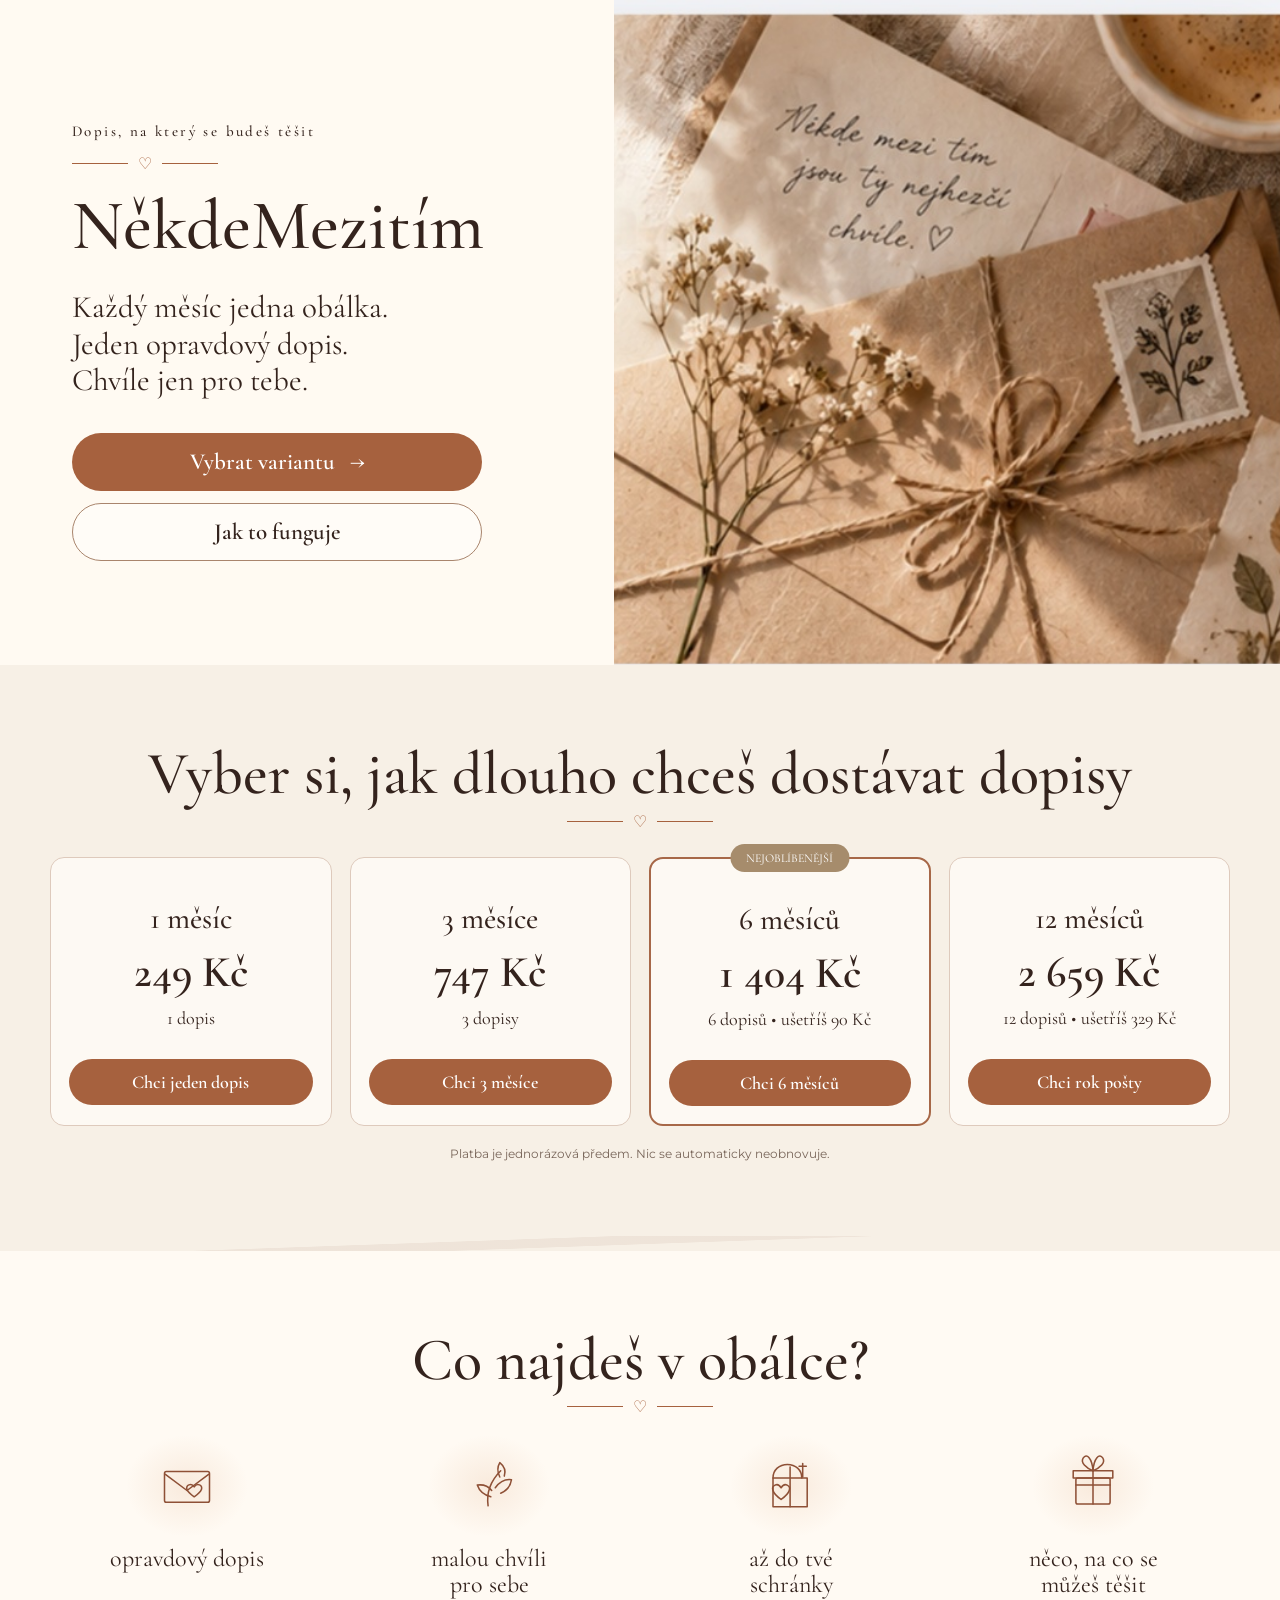
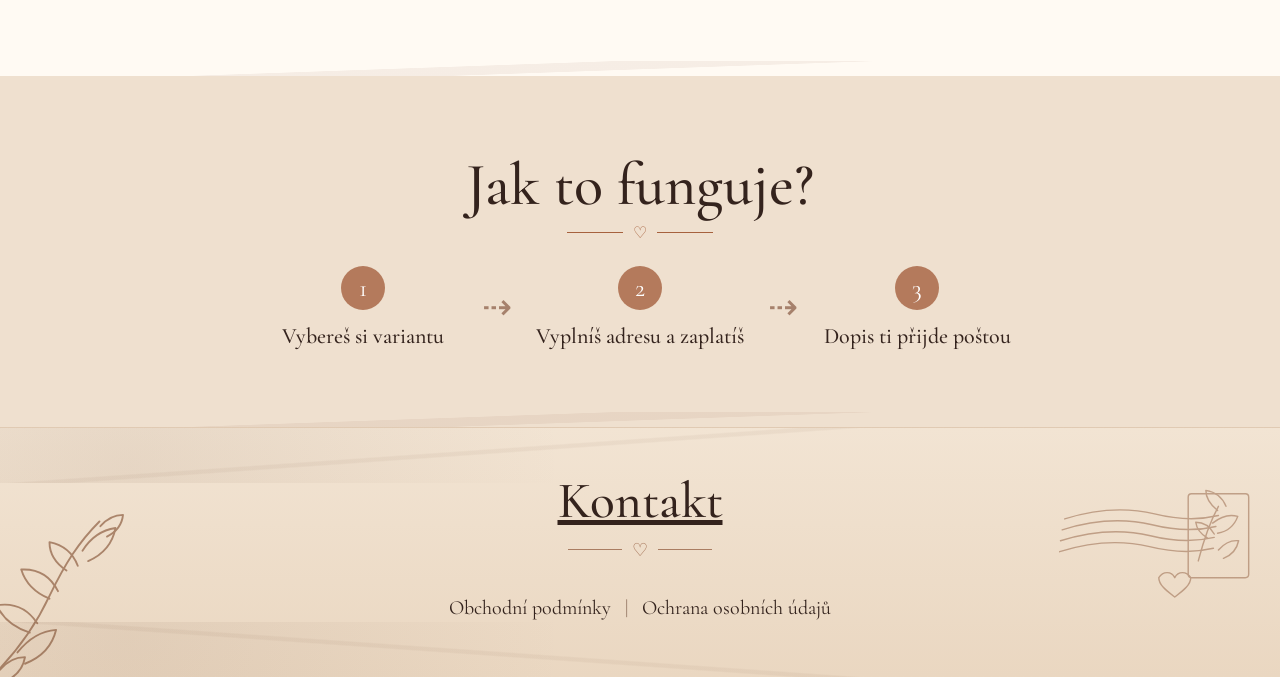
<file: index.html>
<!doctype html>
<html lang="cs">
<head>
  <meta charset="utf-8">
  <meta name="viewport" content="width=device-width, initial-scale=1">
  <title>NěkdeMezitím — dopis, na který se budeš těšit</title>
  <meta name="description" content="Každý měsíc jedna obálka. Jeden opravdový dopis. Chvíle jen pro tebe.">
  <link rel="preconnect" href="https://fonts.googleapis.com">
  <link rel="preconnect" href="https://fonts.gstatic.com" crossorigin>
  <link rel="stylesheet" href="styles.css">
</head>
<body>
<main>

  <section class="hero" id="uvod">
    <div class="hero-copy">
      <p class="kicker">Dopis, na který se budeš těšit</p>
      <div class="tiny-rule"><span></span>♡<span></span></div>
      <h1>NěkdeMezitím</h1>
      <p class="hero-lead">
        Každý měsíc jedna obálka.<br>
        Jeden opravdový dopis.<br>
        Chvíle jen pro tebe.
      </p>
      <div class="hero-actions">
        <a class="btn btn-primary" href="#varianty">Vybrat variantu <span>→</span></a>
        <a class="btn btn-secondary" href="#jak-to-funguje">Jak to funguje</a>
      </div>
    </div>
    <div class="hero-photo">
      <img src="assets/hero.jpg" alt="Obálka NěkdeMezitím s květinami">
    </div>
  </section>

  <section class="section pricing" id="varianty">
    <div class="container">
      <h2>Vyber si, jak dlouho chceš dostávat dopisy</h2>
      <div class="ornament"><span></span>♡<span></span></div>

      <div class="cards">
        <article class="card">
          <h3>1 měsíc</h3>
          <div class="price">249 Kč</div>
          <p>1 dopis</p>
          <a class="card-btn" href="https://form.simpleshop.cz/Aa4YL/buy/" target="_blank" rel="noopener">Chci jeden dopis</a>
        </article>

        <article class="card">
          <h3>3 měsíce</h3>
          <div class="price">747 Kč</div>
          <p>3 dopisy</p>
          <a class="card-btn" href="https://form.simpleshop.cz/oPR24/buy/" target="_blank" rel="noopener">Chci 3 měsíce</a>
        </article>

        <article class="card featured">
          <div class="badge">NEJOBLÍBENĚJŠÍ</div>
          <h3>6 měsíců</h3>
          <div class="price">1 404 Kč</div>
          <p>6 dopisů • ušetříš 90 Kč</p>
          <a class="card-btn" href="https://form.simpleshop.cz/0Ma5P/buy/" target="_blank" rel="noopener">Chci 6 měsíců</a>
        </article>

        <article class="card">
          <h3>12 měsíců</h3>
          <div class="price">2 659 Kč</div>
          <p>12 dopisů • ušetříš 329 Kč</p>
          <a class="card-btn" href="https://form.simpleshop.cz/9XlzE/buy/" target="_blank" rel="noopener">Chci rok pošty</a>
        </article>
      </div>
      <p class="fineprint">Platba je jednorázová předem. Nic se automaticky neobnovuje.</p>
    </div>
  </section>

  <section class="section envelope">
    <div class="container">
      <h2>Co najdeš v obálce?</h2>
      <div class="ornament"><span></span>♡<span></span></div>
      <div class="benefits">

        <div class="benefit">
          <div class="wash">
            <svg viewBox="0 0 80 80" aria-hidden="true">
              <rect x="15" y="24" width="50" height="34" rx="2"/>
              <path d="M16 27 40 45 64 27"/>
              <path d="M48 41c3-5 10-2 8 3-1 3-5 6-8 8-3-2-7-5-8-8-2-5 5-8 8-3Z"/>
            </svg>
          </div>
          <p>opravdový dopis</p>
        </div>

        <div class="benefit">
          <div class="wash">
            <svg viewBox="0 0 80 80" aria-hidden="true">
              <path d="M39 62c-2-14 2-27 14-39"/>
              <path d="M42 52c-8-2-13-7-15-13 7-1 12 1 16 6"/>
              <path d="M47 42c5-7 11-10 18-9-1 7-5 12-12 15"/>
              <path d="M52 30c-3-6-3-11 0-16 5 4 7 9 5 15"/>
            </svg>
          </div>
          <p>malou chvíli<br>pro sebe</p>
        </div>

        <div class="benefit">
          <div class="wash">
            <svg viewBox="0 0 80 80" aria-hidden="true">
              <path d="M20 31h38v32H20z"/>
              <path d="M20 31c0-9 7-15 16-15s16 6 16 15"/>
              <path d="M39 19v44"/>
              <path d="M29 42c4-7 11-2 9 3-1 4-5 7-9 10-4-3-8-6-9-10-2-5 5-10 9-3Z"/>
              <path d="M53 15v15"/>
              <path d="M49 18h8"/>
            </svg>
          </div>
          <p>až do tvé<br>schránky</p>
        </div>

        <div class="benefit">
          <div class="wash">
            <svg viewBox="0 0 80 80" aria-hidden="true">
              <rect x="21" y="31" width="38" height="29" rx="2"/>
              <path d="M18 31h44v-8H18z"/>
              <path d="M40 23v37"/>
              <path d="M21 39h38"/>
              <path d="M40 23c-8-3-14-9-11-14 4-6 10 0 11 14Z"/>
              <path d="M40 23c8-3 14-9 11-14-4-6-10 0-11 14Z"/>
            </svg>
          </div>
          <p>něco, na co se<br>můžeš těšit</p>
        </div>

      </div>
    </div>
  </section>

  <section class="section how" id="jak-to-funguje">
    <div class="container">
      <h2>Jak to funguje?</h2>
      <div class="ornament"><span></span>♡<span></span></div>
      <div class="steps">
        <div class="step"><span>1</span><strong>Vybereš si variantu</strong></div>
        <div class="dash">⇢</div>
        <div class="step"><span>2</span><strong>Vyplníš adresu a zaplatíš</strong></div>
        <div class="dash">⇢</div>
        <div class="step"><span>3</span><strong>Dopis ti přijde poštou</strong></div>
      </div>
    </div>
  </section>
  <footer class="footer">
    <svg class="footer-sprig footer-sprig-left" viewBox="0 0 260 190" aria-hidden="true">
      <path d="M8 182C42 151 63 120 78 88c17-35 31-57 53-79"/>
      <path d="M57 127c-18-6-29-16-35-29 18-3 33 4 43 19"/>
      <path d="M78 91c-17-7-26-18-30-31 18-1 31 7 39 23"/>
      <path d="M96 61c-12-8-18-18-18-30 15 3 25 12 30 25"/>
      <path d="M113 40c9-14 21-22 35-24-3 16-13 28-29 35"/>
      <path d="M132 14c7-8 15-12 24-12-1 10-7 18-17 23"/>
      <path d="M44 148c12-15 26-23 41-24-4 17-15 29-33 36"/>
      <path d="M24 168c8-10 17-15 28-15-2 12-10 21-22 26"/>
    </svg>

    <div class="footer-center">
      <a class="footer-title-link" href="https://nekdemezi.my.canva.site/" target="_blank" rel="noopener">
        <h2 class="footer-title">Kontakt</h2>
      </a>
      <div class="footer-ornament"><span></span>♡<span></span></div>

      <nav class="footer-legal-row" aria-label="Právní odkazy">
        <a href="https://storage-panda.vyfakturuj.cz/company/0/105/105073/op/obchodni-podminky-nekdemezitim.pdf?v=1791972075" target="_blank" rel="noopener">Obchodní podmínky</a>
        <span>|</span>
        <a href="https://canva.link/0u3glng6o15reeq" target="_blank" rel="noopener">Ochrana osobních údajů</a>
      </nav>
    </div>

    <svg class="footer-postmark" viewBox="0 0 250 170" aria-hidden="true">
      <path d="M8 45c38-12 73-14 107-6 28 7 51 8 76 2"/>
      <path d="M5 58c38-12 73-14 107-6 28 7 51 8 76 2"/>
      <path d="M3 71c38-12 73-14 107-6 28 7 51 8 76 2"/>
      <path d="M2 84c38-12 73-14 107-6 28 7 51 8 76 2"/>
      <rect x="155" y="15" width="72" height="100" rx="4"/>
      <path d="M167 95c7-27 13-45 24-65"/>
      <path d="M190 35c-9-7-14-15-14-24 12 2 20 9 24 19"/>
      <path d="M184 50c10-8 20-11 30-8-4 11-12 18-24 20"/>
      <path d="M178 68c-8-5-13-11-14-19 10 0 17 5 22 14"/>
      <path d="M191 82c7-8 15-12 24-11-2 10-8 17-18 21"/>
      <path d="M120 115c5-8 15-8 19 0 4-8 14-8 19 0 0 9-10 16-19 23-9-7-19-14-19-23Z"/>
    </svg>
  </footer>

</main>
</body>
</html>
</file>
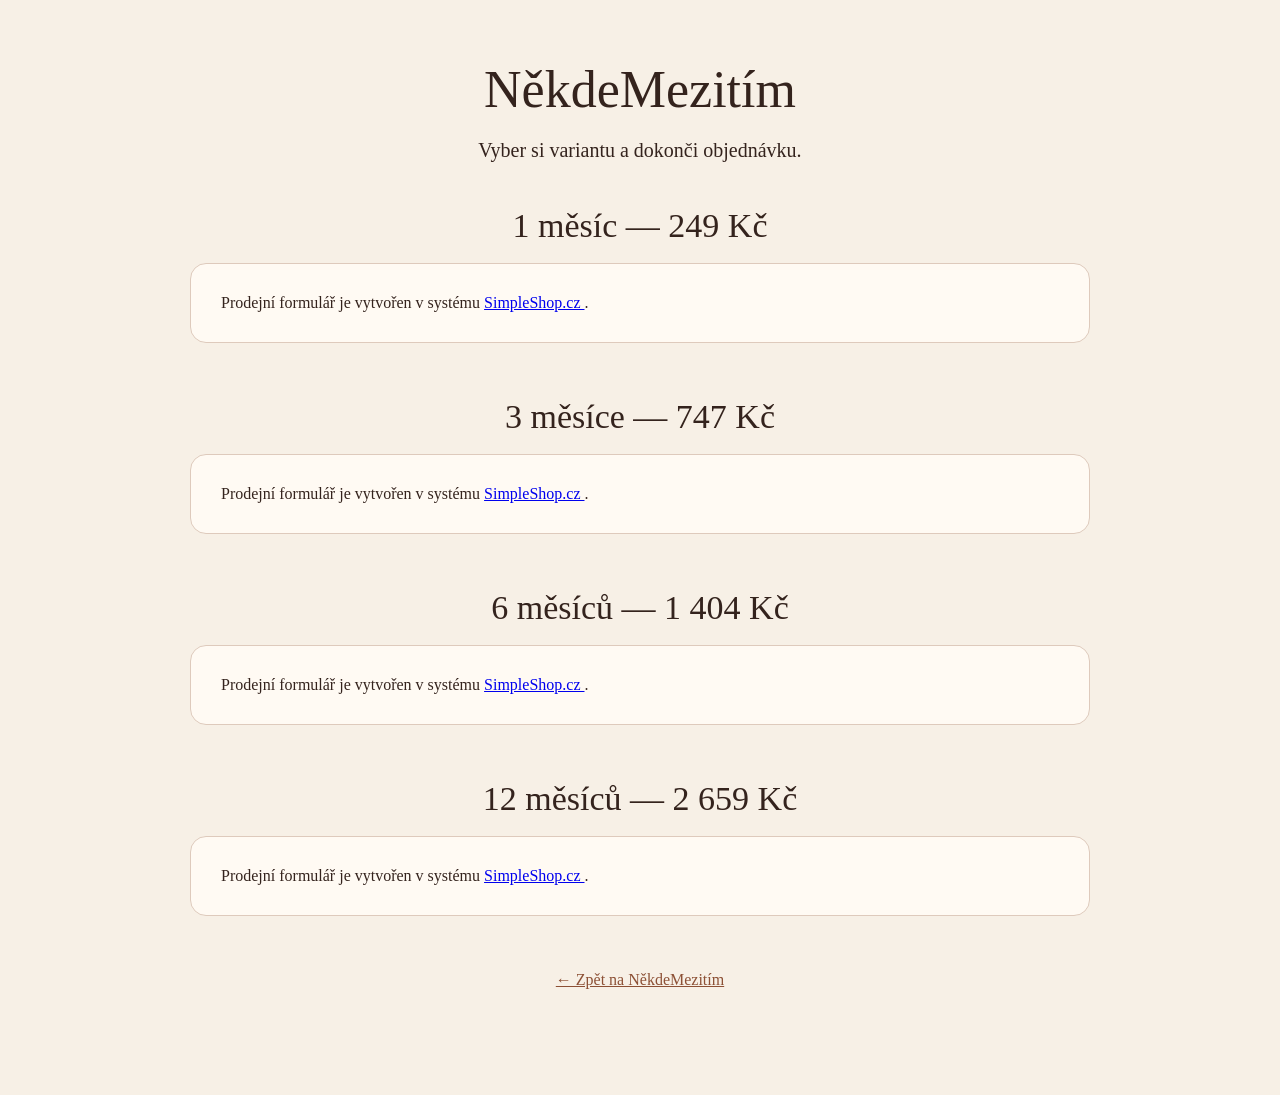
<file: objednat/index.html>
<!doctype html>
<html lang="cs">
<head>
  <meta charset="utf-8">
  <meta name="viewport" content="width=device-width, initial-scale=1">

  <title>Objednávka | NěkdeMezitím</title>

  <style>
    body {
      margin: 0;
      background: #f7f0e6;
      color: #34231d;
      font-family: Georgia, serif;
    }

    .wrapper {
      width: min(900px, calc(100% - 32px));
      margin: 0 auto;
      padding: 60px 0 90px;
    }

    h1 {
      text-align: center;
      font-size: 52px;
      font-weight: normal;
      margin: 0 0 10px;
    }

    .intro {
      text-align: center;
      font-size: 20px;
      margin-bottom: 45px;
    }

    .product {
      margin-bottom: 55px;
    }

    .product-title {
      text-align: center;
      font-size: 34px;
      font-weight: normal;
      margin: 0 0 18px;
    }

    .form-box {
      background: #fffaf3;
      border: 1px solid #decabc;
      border-radius: 16px;
      padding: 30px;
    }

    .back {
      text-align: center;
      margin-top: 45px;
    }

    .back a {
      color: #8c5035;
    }
  </style>
</head>

<body>

  <main class="wrapper">

    <h1>NěkdeMezitím</h1>

    <p class="intro">
      Vyber si variantu a dokonči objednávku.
    </p>


    <!-- 1 MĚSÍC -->
    <section class="product">

      <h2 class="product-title">
        1 měsíc — 249 Kč
      </h2>

      <div class="form-box">

        <!-- www.SimpleShop.cz form#158556 start -->
        <div data-SimpleShopForm="Aa4YL">
          <div>
            Prodejní formulář je vytvořen v systému
            <a href="https://www.simpleshop.cz/?utm_source=simpleshop&utm_medium=form&utm_campaign=105073"
               target="_blank">
              SimpleShop.cz
            </a>.
          </div>
        </div>
        <!-- www.SimpleShop.cz form#158556 end -->

      </div>
    </section>


    <!-- 3 MĚSÍCE -->
    <section class="product">

      <h2 class="product-title">
        3 měsíce — 747 Kč
      </h2>

      <div class="form-box">

        <!-- www.SimpleShop.cz form#158557 start -->
        <div data-SimpleShopForm="oPR24">
          <div>
            Prodejní formulář je vytvořen v systému
            <a href="https://www.simpleshop.cz/?utm_source=simpleshop&utm_medium=form&utm_campaign=105073"
               target="_blank">
              SimpleShop.cz
            </a>.
          </div>
        </div>
        <!-- www.SimpleShop.cz form#158557 end -->

      </div>
    </section>


    <!-- 6 MĚSÍCŮ -->
    <section class="product">

      <h2 class="product-title">
        6 měsíců — 1 404 Kč
      </h2>

      <div class="form-box">

        <!-- www.SimpleShop.cz form#158558 start -->
        <div data-SimpleShopForm="0Ma5P">
          <div>
            Prodejní formulář je vytvořen v systému
            <a href="https://www.simpleshop.cz/?utm_source=simpleshop&utm_medium=form&utm_campaign=105073"
               target="_blank">
              SimpleShop.cz
            </a>.
          </div>
        </div>
        <!-- www.SimpleShop.cz form#158558 end -->

      </div>
    </section>


    <!-- 12 MĚSÍCŮ -->
    <section class="product">

      <h2 class="product-title">
        12 měsíců — 2 659 Kč
      </h2>

      <div class="form-box">

        <!-- www.SimpleShop.cz form#157340 start -->
        <div data-SimpleShopForm="9XlzE">
          <div>
            Prodejní formulář je vytvořen v systému
            <a href="https://www.simpleshop.cz/?utm_source=simpleshop&utm_medium=form&utm_campaign=105073"
               target="_blank">
              SimpleShop.cz
            </a>.
          </div>
        </div>
        <!-- www.SimpleShop.cz form#157340 end -->

      </div>
    </section>


    <p class="back">
      <a href="../">← Zpět na NěkdeMezitím</a>
    </p>

  </main>


  <script>
    (function(i, s, o, g, r, a, m){
      i[r] = i[r] || function(){
        (i[r].q = i[r].q || []).push(arguments)
      };

      i[r].l = 1 * new Date();

      a = s.createElement(o);
      m = s.getElementsByTagName(o)[0];

      a.async = 1;
      a.src = g;

      m.parentNode.insertBefore(a, m);

    })(
      window,
      document,
      "script",
      "https://form.simpleshop.cz/prj/js/SimpleShopService.js",
      "sss"
    );

    sss("createForm", "Aa4YL");
    sss("createForm", "oPR24");
    sss("createForm", "0Ma5P");
    sss("createForm", "9XlzE");
  </script>

</body>
</html>
</file>
<file: styles.css>
@import url("https://fonts.googleapis.com/css2?family=Cormorant+Garamond:wght@400;500;600&family=Montserrat:wght@400;500&display=swap");

:root{
  --cream:#f7f0e5;
  --cream2:#f1e3d3;
  --paper:#fffaf2;
  --paper-soft:#f6ede1;
  --ink:#34231d;
  --brown:#a6613e;
  --brown2:#81452e;
  --muted:#79665a;
  --line:#c8aa93;
}
*{box-sizing:border-box}
html{scroll-behavior:smooth}
body{margin:0;background:var(--cream);color:var(--ink);font-family:Montserrat,Arial,sans-serif}
img{display:block;max-width:100%}
a{color:inherit}
.container{width:min(1180px,100%);margin:auto}
.section{padding:78px 24px;position:relative}
.section:after{content:"";position:absolute;left:0;right:0;bottom:-1px;height:16px;background:linear-gradient(178deg,transparent 35%,rgba(129,69,46,.07) 36% 50%,transparent 51%)}

h1,h2,h3,blockquote,.price,.hero-lead,.benefit p,.step strong,.card-btn,.btn,.footer-title,.footer-links{font-family:"Cormorant Garamond",Georgia,serif}
h2{font-size:clamp(40px,4.7vw,64px);line-height:1.04;font-weight:500;text-align:center;margin:0}
.hero{max-width:1366px;margin:auto;display:grid;grid-template-columns:48% 52%;min-height:665px;background:var(--paper);overflow:hidden}
.hero-copy{padding:72px 44px 54px 72px;display:flex;flex-direction:column;justify-content:center;position:relative;z-index:2}
.kicker{font:500 15px "Cormorant Garamond",serif;letter-spacing:.16em;margin:0 0 8px}
.tiny-rule,.ornament{display:flex;align-items:center;justify-content:center;gap:10px;color:var(--brown);font-family:serif;margin:6px 0 20px}
.tiny-rule{justify-content:flex-start}
.tiny-rule span,.ornament span{display:block;width:56px;height:1px;background:var(--brown)}
.hero h1{font-size:clamp(68px,5.5vw,92px);line-height:.94;font-weight:500;margin:0 0 30px;max-width:100%;white-space:nowrap}
.hero-lead{font-size:31px;line-height:1.18;margin:0 0 34px;max-width:430px;font-weight:400}
.hero-actions{display:flex;flex-direction:column;gap:12px;width:410px;max-width:100%}
.btn{display:flex;justify-content:center;align-items:center;min-height:58px;padding:12px 22px;border-radius:30px;text-decoration:none;font:600 23px "Cormorant Garamond",serif}
.btn-primary{background:var(--brown);color:#fff}
.btn-primary:hover{background:var(--brown2)}
.btn-primary span{margin-left:15px}
.btn-secondary{border:1.5px solid #a9856d;background:rgba(255,255,255,.35)}
.hero-photo{min-height:665px;overflow:hidden}
.hero-photo img{width:100%;height:100%;object-fit:cover;object-position:center center;transform:none}
.pricing{background:#f7f0e6}
.cards{display:grid;grid-template-columns:repeat(4,1fr);gap:18px;margin-top:26px}
.card{position:relative;border:1px solid #decabc;border-radius:14px;background:rgba(255,253,248,.72);padding:34px 18px 18px;text-align:center}
.card.featured{border-color:#a76848;border-width:2px}
.badge{position:absolute;top:-15px;left:50%;transform:translateX(-50%);padding:7px 16px;border-radius:18px;background:#a68c6c;color:white;font:12px "Cormorant Garamond",serif;white-space:nowrap}
.card h3{font-size:30px;font-weight:500;margin:8px 0}
.price{font:600 44px "Cormorant Garamond",serif;margin:3px 0}
.card p{min-height:35px;font:18px "Cormorant Garamond",serif;margin:8px 0 17px}
.card-btn{display:block;border-radius:24px;background:var(--brown);color:white;padding:12px 8px;text-decoration:none;font:600 18px "Cormorant Garamond",serif}
.card-btn:hover{background:var(--brown2)}
.fineprint{text-align:center;font-size:12px;color:var(--muted);margin-top:20px}
.envelope{background:#fffaf3}
.benefits{display:grid;grid-template-columns:repeat(4,1fr);gap:28px;text-align:center;margin-top:20px}
.wash{width:120px;height:100px;margin:0 auto 10px;background:radial-gradient(ellipse at center,rgba(224,171,130,.20),rgba(224,171,130,0) 72%);display:grid;place-items:center}
.wash svg{width:72px;height:72px;fill:none;stroke:#8e5036;stroke-width:1.7;stroke-linecap:round;stroke-linejoin:round}
.benefit p{font-size:24px;line-height:1.08;margin:0}
.how{background:#efe0cf}
.steps{display:flex;align-items:center;justify-content:center;gap:24px;margin-top:24px}
.step{text-align:center;min-width:190px}
.step span{display:grid;place-items:center;width:44px;height:44px;border-radius:50%;background:#b47a5c;color:white;margin:0 auto 13px;font:25px "Cormorant Garamond",serif}
.step strong{font:500 22px "Cormorant Garamond",serif}
.dash{font:36px "Cormorant Garamond",serif;color:#a6816c}
.why{background:#f6f1e7}
.why-wrap{max-width:1080px}
.why-intro{margin-bottom:8px}
.why-content{display:grid;grid-template-columns:260px minmax(420px, 520px) 240px;justify-content:center;align-items:start;column-gap:18px;min-height:auto;margin-top:0}
.why-side{display:flex;align-items:flex-start;justify-content:center;height:100%;padding-top:34px}
.why-side-left{justify-content:flex-start}
.why-side-right{justify-content:flex-end}
.why-side img{max-width:100%;height:auto;object-fit:contain}
.why-side-left img{width:250px}
.why-side-right img{width:225px}
.center-lead{font:400 28px/1.38 "Cormorant Garamond",Georgia,serif;text-align:center;max-width:650px;margin:0 auto}
.footer{position:relative;min-height:250px;padding:48px 24px 38px;background:linear-gradient(180deg,#f2e4d3 0%,#ead7c1 100%);text-align:center;overflow:hidden;border-top:1px solid rgba(141,94,65,.10)}
.footer:before,.footer:after{content:"";position:absolute;left:0;right:0;height:55px;pointer-events:none;background:radial-gradient(circle at 10% 70%, rgba(107,71,48,.08), transparent 38%),linear-gradient(176deg,transparent 0 38%,rgba(113,74,50,.06) 39% 41%,transparent 42% 100%)}
.footer:before{top:0}
.footer:after{bottom:0;transform:scaleY(-1)}
.footer-paper-unused{position:relative;max-width:1600px;margin:0 auto;padding:44px 22px;background:linear-gradient(180deg, rgba(255,249,241,.92), rgba(250,242,233,.92)),radial-gradient(circle at 10% 20%, rgba(171,128,93,.06), transparent 28%);border-radius:8px;clip-path:polygon(0 9%, 5% 4%, 17% 8%, 31% 5%, 47% 7%, 63% 4%, 80% 8%, 94% 5%, 100% 10%, 100% 87%, 96% 94%, 81% 90%, 67% 95%, 51% 91%, 33% 96%, 18% 91%, 6% 95%, 0 88%);box-shadow:0 10px 40px rgba(94,62,41,.08)}
.footer-center{position:relative;z-index:2;width:min(960px,100%);margin:0 auto;text-align:center}
.footer-title{font:500 clamp(40px,4vw,54px)/1 "Cormorant Garamond",serif;margin:0}
.footer-ornament{display:flex;justify-content:center;align-items:center;gap:10px;color:#9f6c4f;margin:12px 0 34px;font-size:18px}
.footer-ornament span{width:54px;height:1px;background:#aa7d62}
.footer-links{display:flex;flex-direction:column;align-items:center;gap:20px}
.footer-contact-link{font-size:46px;line-height:1;text-decoration:none;color:#705245}
.footer-contact-link:hover,.footer-legal-row a:hover{color:var(--brown)}
.footer-legal-row{display:flex;justify-content:center;align-items:center;gap:14px;flex-wrap:wrap;font:20px/1.35 "Cormorant Garamond",serif}
.footer-legal-row a{text-decoration:none}
.footer-legal-row span{color:#8f705d}
.footer-sprig{position:absolute;left:-24px;bottom:-18px;width:245px;height:185px;fill:none;stroke:#8b5b3e;stroke-width:2;stroke-linecap:round;stroke-linejoin:round;opacity:.68}
.footer-postmark{position:absolute;right:12px;top:52px;width:210px;height:145px;fill:none;stroke:#9a6b4e;stroke-width:1.7;stroke-linecap:round;stroke-linejoin:round;opacity:.55}
@media(max-width:1100px){.hero{grid-template-columns:1fr;min-height:0}.hero-copy{text-align:center;align-items:center;padding:48px 26px 35px}.tiny-rule{justify-content:center}.hero-photo{min-height:420px}.hero h1{font-size:74px}.hero-lead{font-size:28px}.cards{grid-template-columns:repeat(2,1fr)}.benefits{grid-template-columns:repeat(2,1fr)}.why-content{grid-template-columns:1fr;gap:24px}.why-side-left,.why-side-right{justify-content:center}.why-side-left img,.why-side-right img{width:min(360px,100%)}}
@media(max-width:720px){.section{padding:58px 17px}.hero-copy{padding:38px 19px 30px}.hero h1{font-size:54px}.hero-lead{font-size:25px}.hero-photo{min-height:330px}.hero-actions{width:100%}.cards{grid-template-columns:1fr}.benefits{grid-template-columns:1fr 1fr;gap:20px 8px}.benefit p{font-size:20px}.wash{width:100px}.steps{flex-direction:column}.dash{transform:rotate(90deg);line-height:1}.center-lead{font-size:23px}.footer{padding:48px 18px 40px}.footer-title{font-size:38px}.footer-legal-row{gap:8px;font-size:17px}.footer-sprig{width:200px;height:160px;left:-52px;bottom:0;opacity:.46}.footer-postmark{width:140px;height:96px;right:-12px;top:72px;opacity:.35}}

/* FINAL WHY IMAGE CLEANUP */
.why-side{overflow:hidden;background:transparent}
.why-side img{background:transparent;border:0;box-shadow:none}
.why-side-left img{width:250px}
.why-side-right img{width:225px}

.why-copy{align-self:start;padding-top:34px}
</file>
